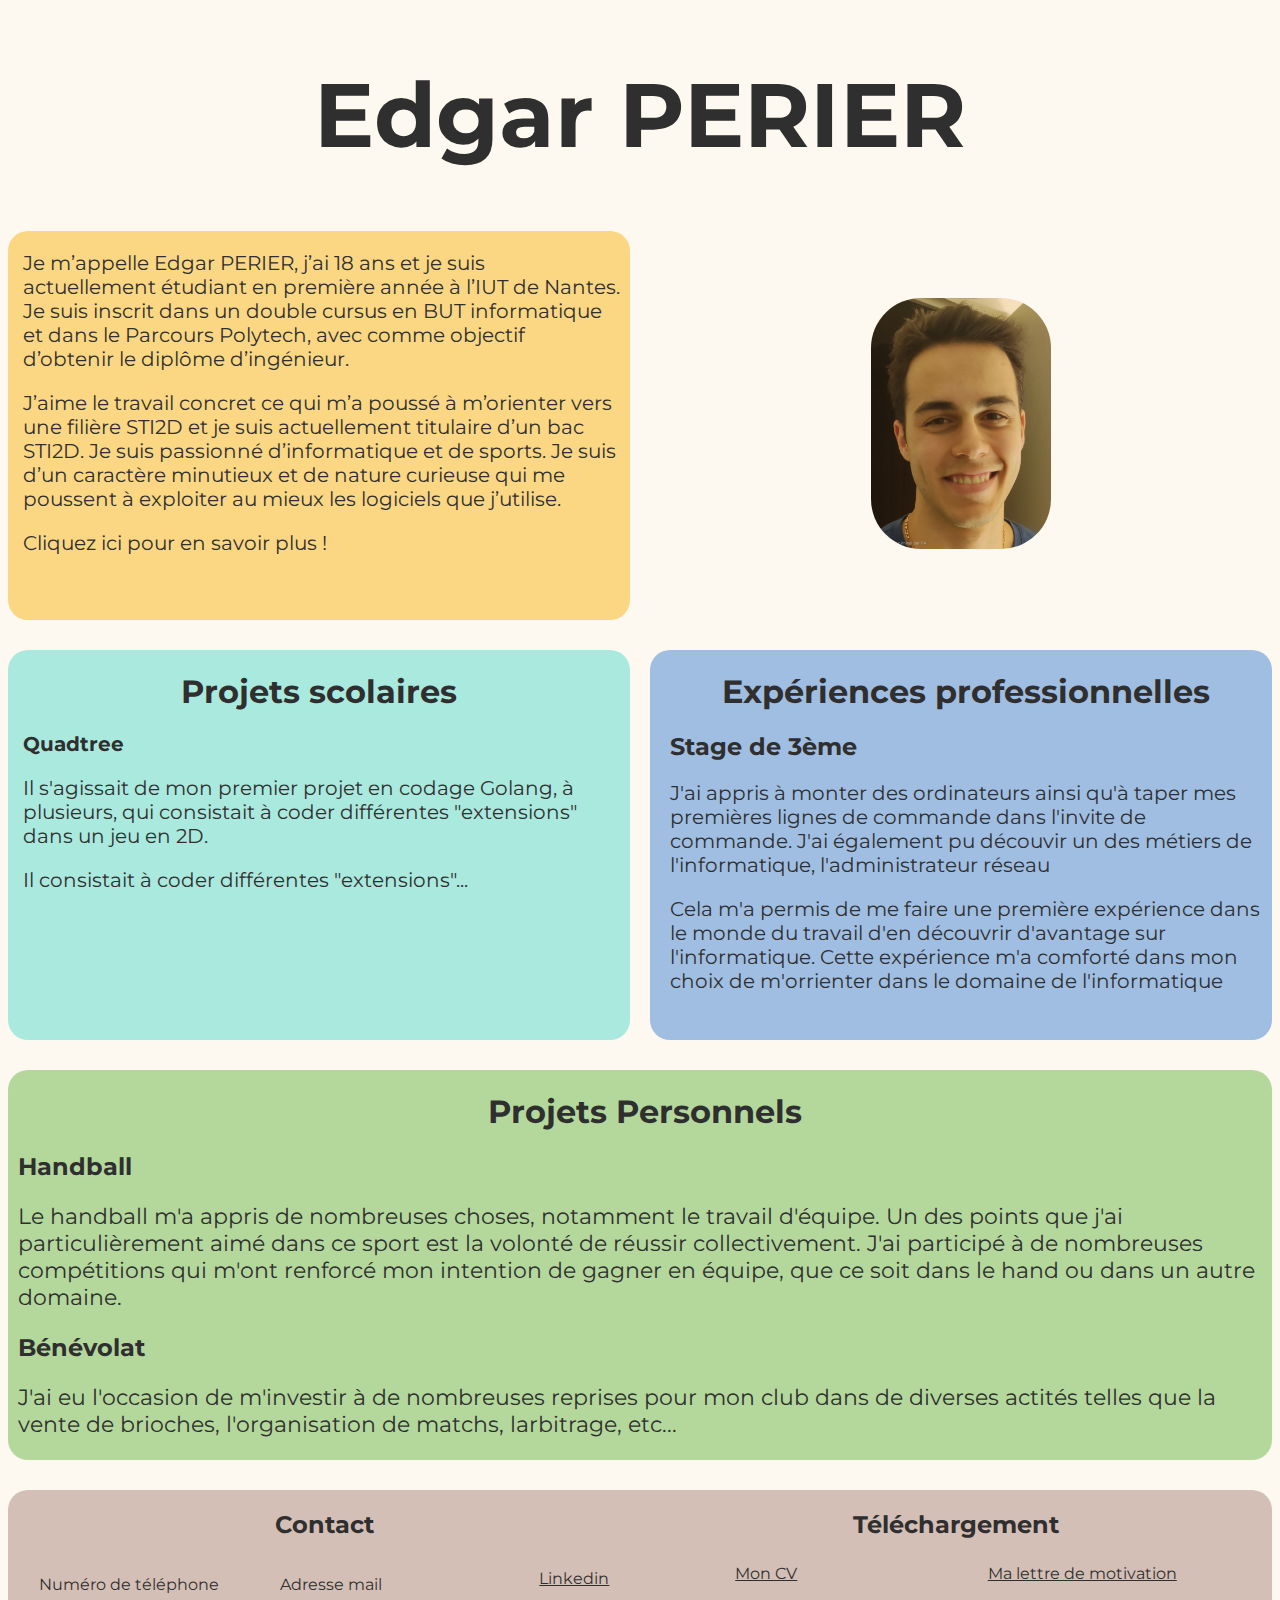
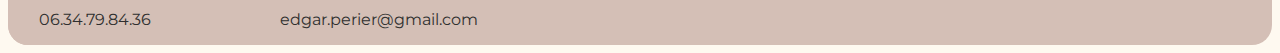
<file: index.html>
<!DOCTYPE html>
<html lang="fr">
    <head>
        <meta charset="utf-8">
        <link rel="stylesheet" href="./portefolio.css">
        <!-- Pour les MediasQueries -->
        <meta name="viewport" content="width=device-width, initial-scale=1.0">
        <title>Portfolio Edgar PERIER</title>


        <link rel="preconnect" href="https://fonts.gstatic.com" crossorigin>
        <link href="https://fonts.googleapis.com/css2?family=Montserrat:ital,wght@0,100..900;1,100..900&display=swap" rel="stylesheet">
    </head>

    <body>
        <header>
            <h1>Edgar PERIER</h1>
        </header>
        <div class="container">
            <a class="presentation_global" href="./page/presentation.html">
                <div class="presentation">
                    <p>Je m’appelle Edgar PERIER, j’ai 18 ans et je suis actuellement étudiant en première année à l’IUT 
                        de Nantes. Je suis inscrit dans un double cursus en BUT informatique et dans le Parcours Polytech, 
                        avec comme objectif d’obtenir le diplôme d’ingénieur.</p>
                        <p>J’aime le travail concret ce qui m’a poussé à 
                            m’orienter vers une filière STI2D et je suis actuellement titulaire d’un bac STI2D.
                            Je suis passionné d’informatique et de sports. 
                            Je suis d’un caractère minutieux et de nature curieuse qui me poussent à exploiter au mieux les 
                            logiciels que j’utilise.</p><span class="cliquez_ici"> Cliquez ici pour en savoir plus !</span>
                </div>
            </a>
            <div class="image"> 
                <img src="./image/edgar_perier.jpg" alt="Edgar PERIER">
            </div>
            <a class="projets_scolaires_global" href="./page/projets_scolaires.html">
                <div class="projets_scolaires">
                    <h1>Projets scolaires</h1>
                    <h2>Quadtree</h2>
                    <p>Il s'agissait de mon premier projet en codage Golang, à plusieurs, qui consistait à coder
                        différentes "extensions" dans un jeu en 2D.  </p>
                    <p>Il consistait à coder différentes "extensions"...</p>
                    
                </div>
            </a>

            <div class="experience_pro">
                <h1>Expériences professionnelles</h1>
                <h2>Stage de 3ème</h2>
                <p>J'ai appris à monter des ordinateurs ainsi qu'à taper mes premières lignes de commande dans l'invite de commande. J'ai également pu découvir un des métiers de l'informatique, l'administrateur réseau</p>
                <p>Cela m'a permis de me faire une première expérience dans le monde du travail d'en découvrir d'avantage sur l'informatique. Cette expérience m'a comforté dans mon choix de m'orrienter dans le domaine de l'informatique</p>
            </div>

            <div class="projets_perso">
                <h1>Projets Personnels</h1>
                <h2>Handball</h2>
                <p>Le handball m'a appris de nombreuses choses, notamment le travail d'équipe. Un des points que j'ai particulièrement aimé dans ce sport est la volonté de réussir collectivement. J'ai participé à de nombreuses compétitions qui m'ont renforcé mon intention de gagner en équipe, que ce soit dans le hand ou dans un autre domaine.</p>
                <h2>Bénévolat</h2>
                <p> J'ai eu l'occasion de m'investir à de nombreuses reprises pour mon club dans de diverses actités telles que la vente de brioches, l'organisation de matchs, larbitrage, etc...</p>
            </div>

        </div>

        <footer>
            <div class="mon_footer">
                <div class="contact_globale">
                    <h2>Contact</h2>
                    <div class="contact">
                        <div class="telephone">
                            <p>Numéro de téléphone</p>
                            <p>06.34.79.84.36</p>
                        </div>
        
                        <div class="adresse_mail">
                            <p>Adresse mail</p>
                            <p>edgar.perier@gmail.com</p>
                        </div>
        
                        <div class="linkedin">
                            <a class="liens" href="https://www.linkedin.com/in/edgar-perier-850352363/">Linkedin</a>
                        </div>
                    </div>
                </div>
    
                <div class="telechargement_globale">
                    <h2>Téléchargement</h2>
                    <div class="telechargement">
                        <a class="liens" href="./cv_lettre_motivation/Edgar PÉRIER CV. Dec 2024pdf.pdf.pdf">Mon CV</a>
                        <a class="liens" href="./cv_lettre_motivation/lettre_de_motivation_edgar_perier.pdf">Ma lettre de motivation</a>
                    </div>
                </div>
            </div>
        </footer>

    </body>
</html>
</file>
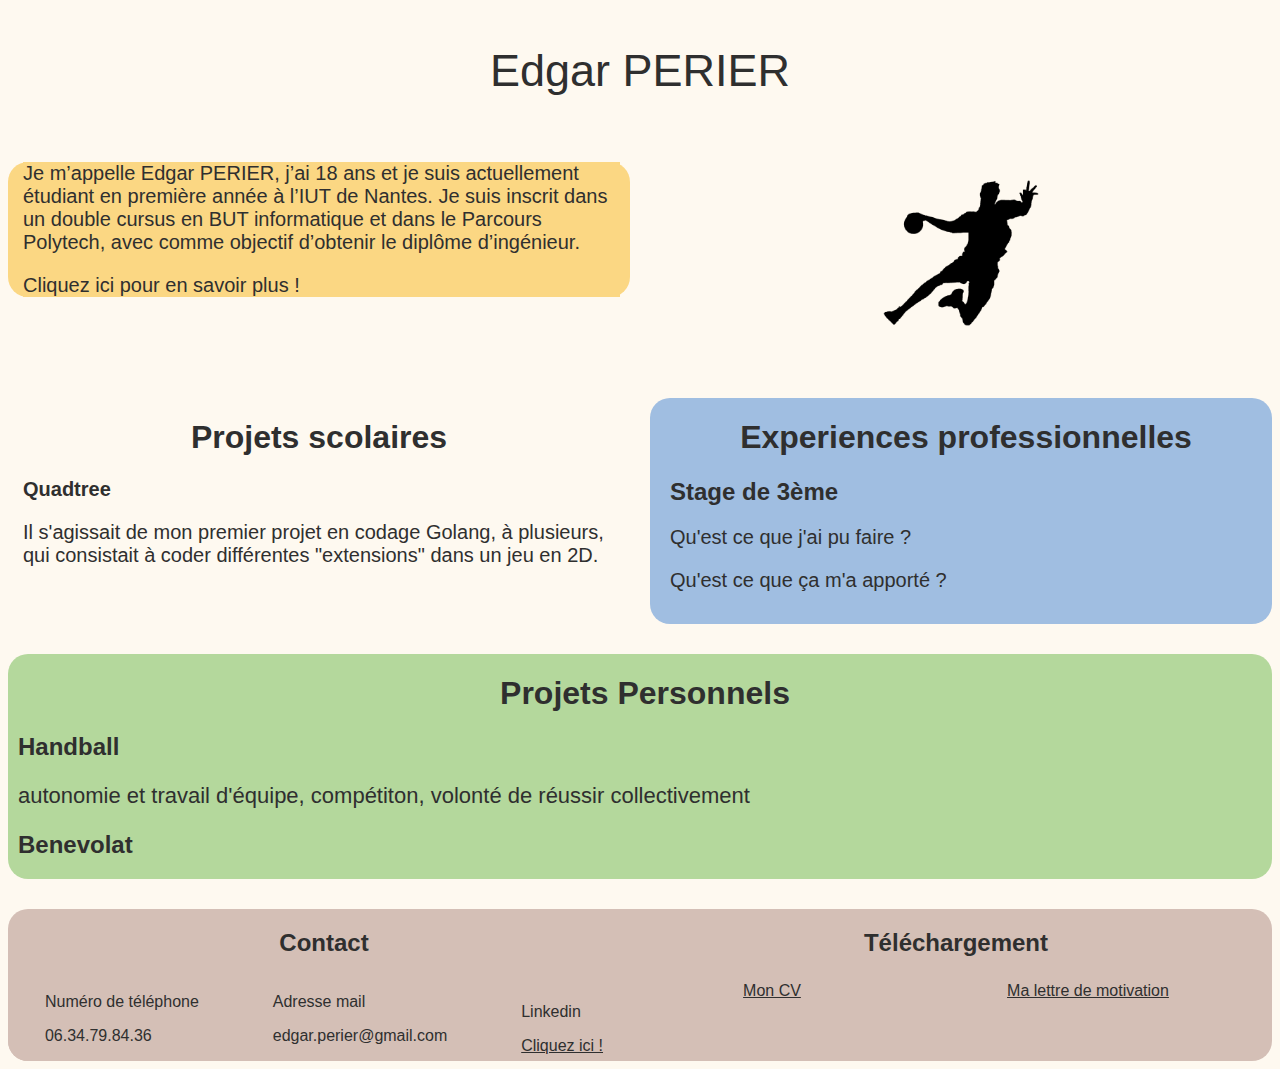
<file: portefolio.html>
<!DOCTYPE html>
<html lang="fr">
    <head>
        <meta charset="utf-8">
        <link rel="stylesheet" href="./portefolio.css">
        <title>Portefolio Edgar PERIER</title>
    </head>

    <body>
        <header>
            <p>Edgar PERIER</p>
        </header>
        <div class="container">
            <a href="./presentation.html">
                <div class="presentation">
                    <p>Je m’appelle Edgar PERIER, j’ai 18 ans et je suis actuellement étudiant en première année à l’IUT 
                        de Nantes. Je suis inscrit dans un double cursus en BUT informatique et dans le Parcours Polytech, 
                        avec comme objectif d’obtenir le diplôme d’ingénieur.</p><p> Cliquez ici pour en savoir plus !</p>
                </div>
            </a>
            <div class="image"> 
                <img src="./image/handballeur.png" alt="Edgar PERIER">
            </div>
            <a href="./projets_scolaires.html">
                <div class="projets_scolaires">
                    <h1>Projets scolaires</h1>
                    <h2>Quadtree</h2>
                    <p>Il s'agissait de mon premier projet en codage Golang, à plusieurs, qui consistait à coder
                        différentes "extensions" dans un jeu en 2D.  </p>

                    
                </div>
            </a>

            <div class="experience_pro">
                <h1>Experiences professionnelles</h1>
                <h2>Stage de 3ème</h2>
                <p>Qu'est ce que j'ai pu faire ?</p>
                <p>Qu'est ce que ça m'a apporté ?</p>
            </div>

            <div class="projets_perso">
                <h1>Projets Personnels</h1>
                <h2>Handball</h2>
                <p>autonomie et travail d'équipe, compétiton, volonté de réussir collectivement</p>
                <h2>Benevolat</h2>
            </div>

        </div>

        <footer>
            <div class="mon_footer">
                <div class="contact_globale">
                    <h2>Contact</h2>
                    <div class="contact">
                        <div class="telephone">
                            <p>Numéro de téléphone</p>
                            <p>06.34.79.84.36</p>
                        </div>
        
                        <div class="adresse_mail">
                            <p>Adresse mail</p>
                            <p>edgar.perier@gmail.com</p>
                        </div>
        
                        <div class="linkedin">
                            <p>Linkedin</p>
                            <a class="liens" href="https://fr.linkedin.com/">Cliquez ici !</a>
                        </div>
                    </div>
                </div>
    
                <div class="telechargement_globale">
                    <h2>Téléchargement</h2>
                    <div class="telechargement">
                        <a class="liens" href="./cv_lettre_motivation/Edgar PÉRIER CV. Dec 2024pdf.pdf.pdf">Mon CV</a>
                        <a class="liens" href="https://google.com">Ma lettre de motivation</a>
                    </div>
                </div>
            </div>
        </footer>

    </body>
</html>
</file>
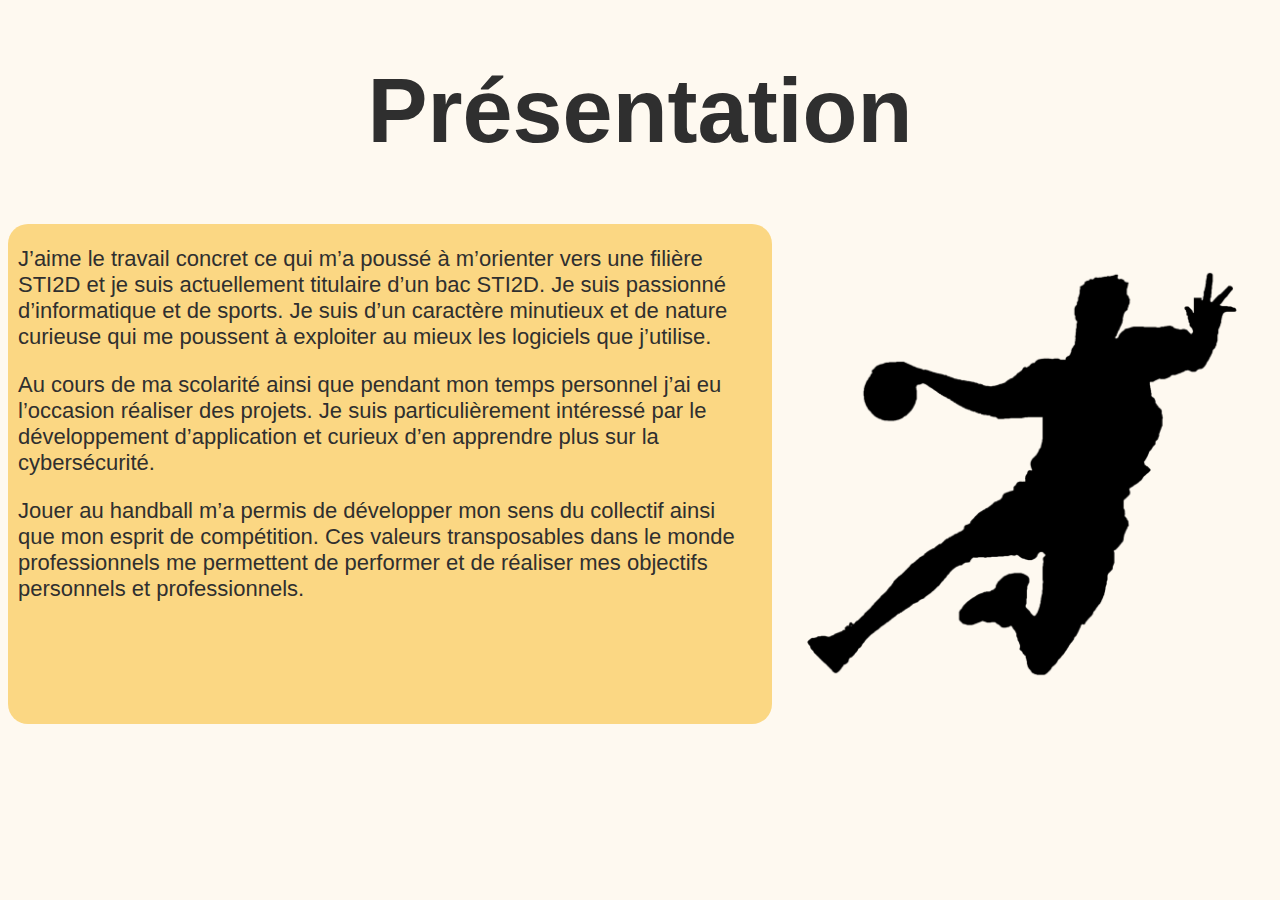
<file: presentation.html>
<!DOCTYPE html>
<html lang="fr">
    <head>
        <meta charset="utf-8">
        <link rel="stylesheet" href="./portefolio.css">
        <title>Présentation</title>
    </head>
    <body class="page_presentation">
        <header>
            <h1>Présentation</h1>
        </header>
        <div class="presentation_global">
            <div class="presentation_texte">
                <p>J’aime le travail concret ce qui m’a poussé à 
                    m’orienter vers une filière STI2D et je suis actuellement titulaire d’un bac STI2D.
                    Je suis passionné d’informatique et de sports. 
                    Je suis d’un caractère minutieux et de nature curieuse qui me poussent à exploiter au mieux les 
                    logiciels que j’utilise.<p>Au cours de ma scolarité ainsi que pendant mon temps personnel j’ai eu 
                    l’occasion réaliser des projets. Je suis particulièrement intéressé par le développement d’application 
                    et curieux d’en apprendre plus sur la cybersécurité.</p> 
                    Jouer au handball m’a permis de développer mon sens du collectif ainsi que mon esprit de 
                    compétition. Ces valeurs transposables dans le monde professionnels me permettent de performer et 
                    de réaliser mes objectifs personnels et professionnels.</p>
            </div>
            <img class="image_edgar" src="./image/handballeur.png" alt="Edgar PERIER"> 
        </div>

        <footer>

        </footer>
    </body>
</html>
</file>
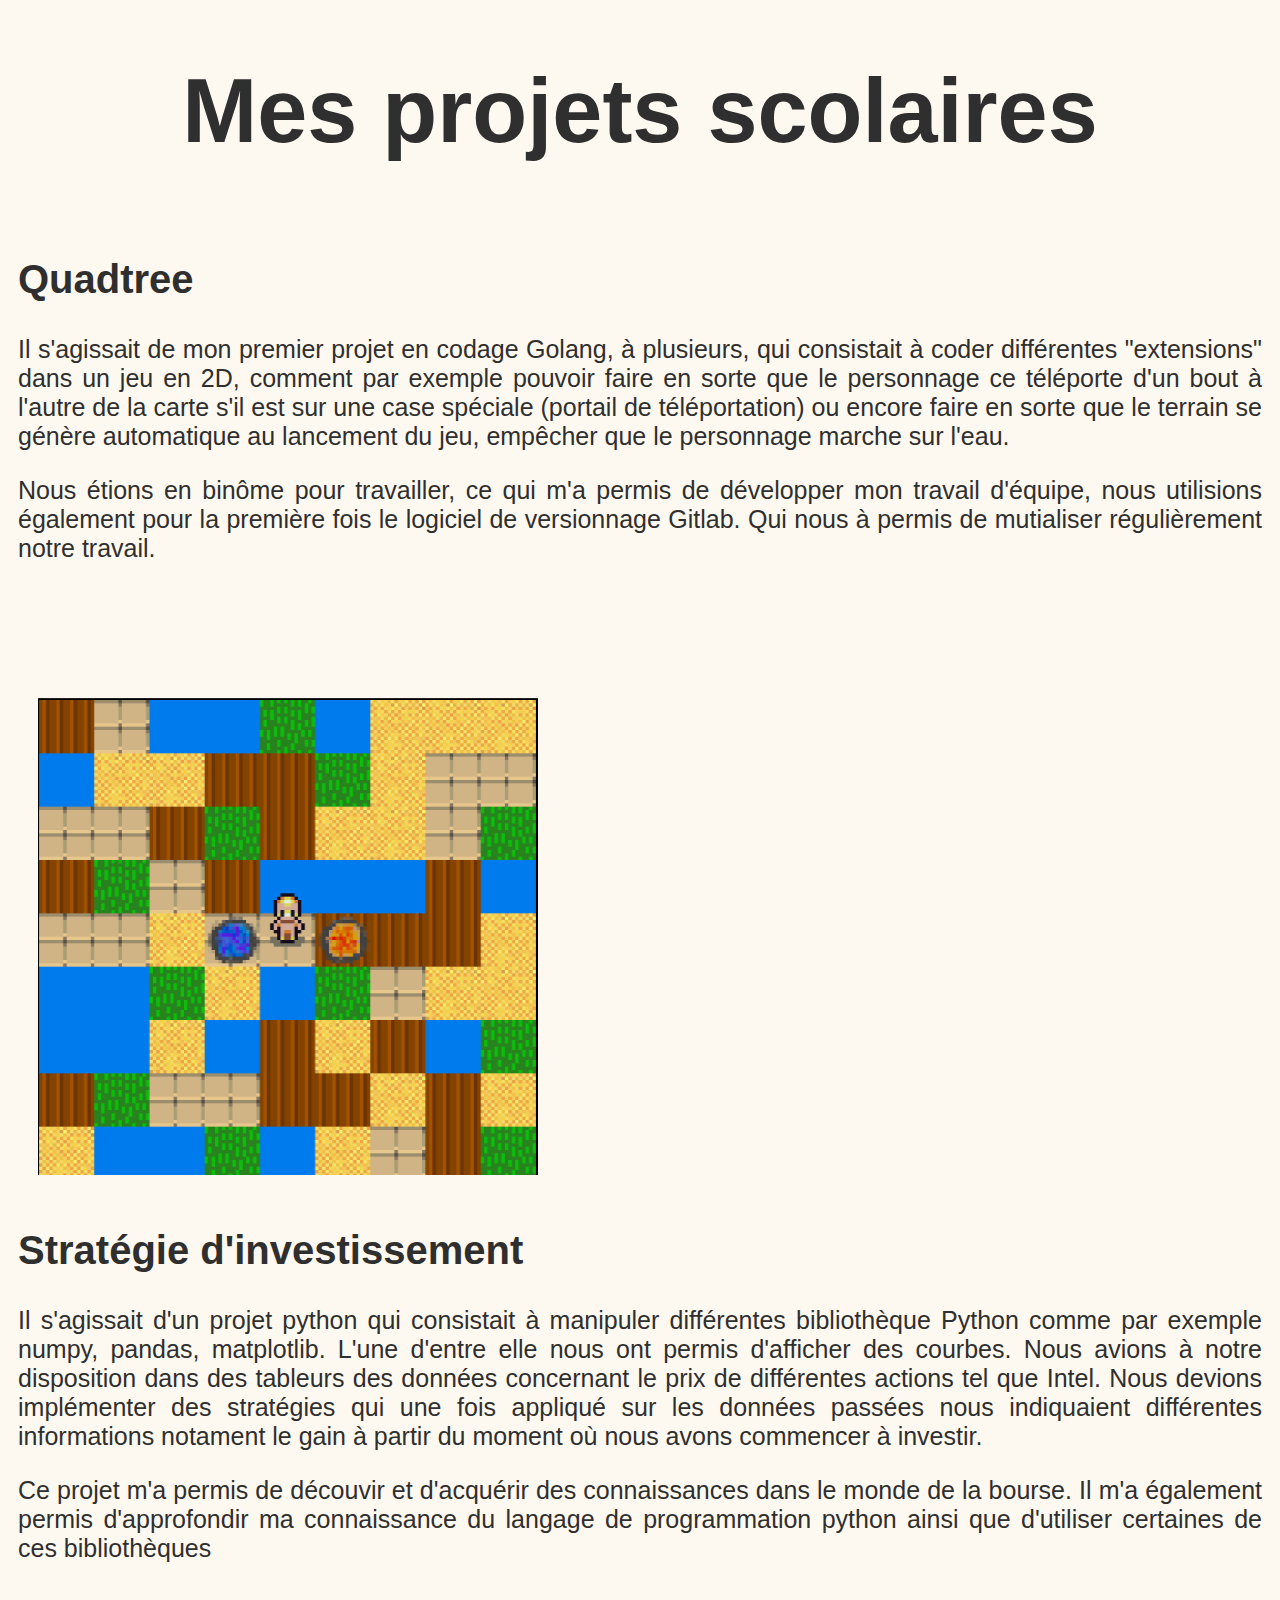
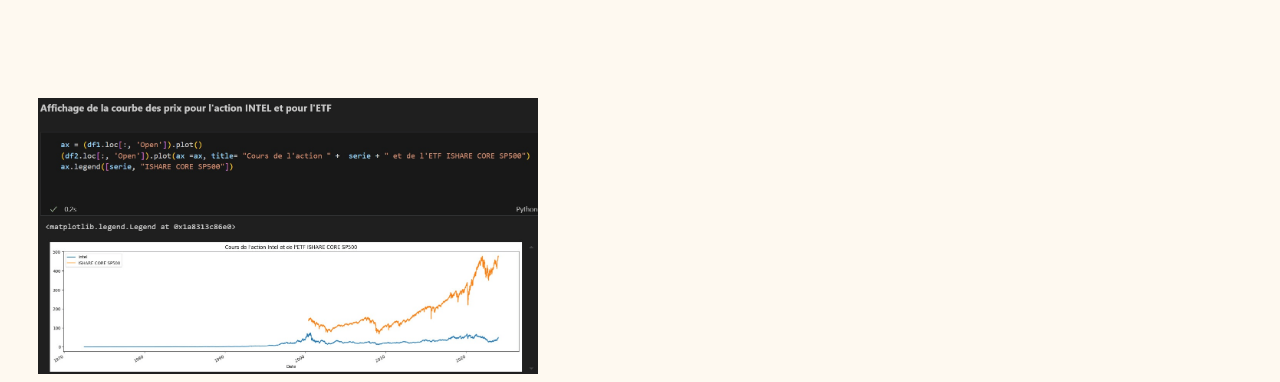
<file: projets_scolaires.html>
<!DOCTYPE html>
<html lang="fr">
    <head>
        <meta charset="utf-8">
        <link rel="stylesheet" href="./portefolio.css">
        <title>projets_scolaires</title>
    </head>
    <body>
        <header>
            <h1>Mes projets scolaires</h1>
        </header>

        <div class="projet_global_quadtree">
            <div class="projet_quadtree">
            <h2>Quadtree</h2>
            <p>Il s'agissait de mon premier projet en codage Golang, à plusieurs, qui consistait à coder
                différentes "extensions" dans un jeu en 2D, comment par exemple pouvoir faire
                en sorte que le personnage ce téléporte d'un bout à l'autre de la carte s'il
                est sur une case spéciale (portail de téléportation) ou encore faire en sorte 
                que le terrain se génère automatique au lancement du jeu, empêcher que le personnage
                marche sur l'eau. </p>
            <p>Nous étions en binôme pour travailler, ce qui m'a permis de développer
                mon travail d'équipe, nous utilisions également pour la première fois 
                le logiciel de versionnage Gitlab. Qui nous à permis de mutialiser régulièrement notre travail.  </p>
            </div>
            <img class="image_quadtree" src="./image/projet_quadtree.png" alt="Quadtree">
        </div>

        <div class="projet_global_polytech">
            <div class="projet_polytech">
            <h2>Stratégie d'investissement</h2>
            <p>Il s'agissait d'un projet python qui consistait à manipuler différentes bibliothèque Python comme par exemple numpy, pandas, matplotlib.
                L'une d'entre elle nous ont permis d'afficher des courbes. Nous avions à notre disposition dans des tableurs des données concernant le prix
                de différentes actions tel que Intel. Nous devions implémenter des stratégies qui une fois appliqué sur les données passées nous indiquaient différentes
                informations notament le gain à partir du moment où nous avons commencer à investir.</p>
            
            <p>Ce projet m'a permis de découvir et d'acquérir des connaissances dans le monde de la bourse. Il m'a également permis d'approfondir ma connaissance du langage
                de programmation python ainsi que d'utiliser certaines de ces bibliothèques </p>
            </div>
            <img class="image_strategies_investissements" src="./image/strategie_investissement.png" alt="stratégies investissements">
        </div>

        <footer>

        </footer>
    </body>
</html>
</file>
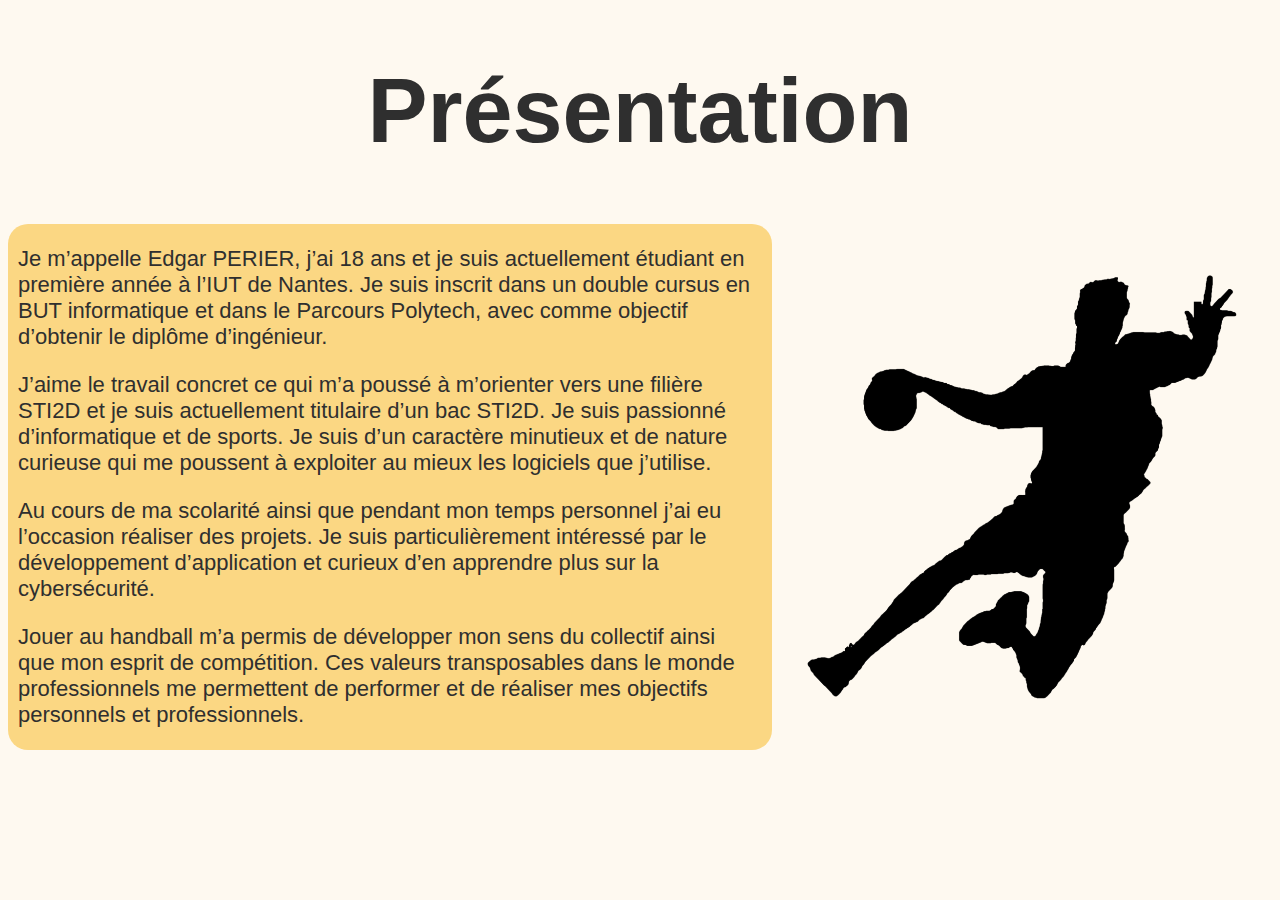
<file: page/presentation.html>
<!DOCTYPE html>
<html lang="fr">
    <head>
        <meta charset="utf-8">
        <link rel="stylesheet" href="../portefolio.css">
        <title>Présentation</title>
    </head>
    <body class="page_presentation">
        <header>
            <a class="link2" href="../index.html"><h1 class="gros_titre">Présentation</h1></a>
        </header>
        <div class="presentation_global">
            <div class="presentation_texte">
                <p>Je m’appelle Edgar PERIER, j’ai 18 ans et je suis actuellement étudiant en première année à l’IUT 
                    de Nantes. Je suis inscrit dans un double cursus en BUT informatique et dans le Parcours Polytech, 
                    avec comme objectif d’obtenir le diplôme d’ingénieur.</p>
                <p>J’aime le travail concret ce qui m’a poussé à 
                    m’orienter vers une filière STI2D et je suis actuellement titulaire d’un bac STI2D.
                    Je suis passionné d’informatique et de sports. 
                    Je suis d’un caractère minutieux et de nature curieuse qui me poussent à exploiter au mieux les 
                    logiciels que j’utilise.<p>Au cours de ma scolarité ainsi que pendant mon temps personnel j’ai eu 
                    l’occasion réaliser des projets. Je suis particulièrement intéressé par le développement d’application 
                    et curieux d’en apprendre plus sur la cybersécurité.</p> 
                    Jouer au handball m’a permis de développer mon sens du collectif ainsi que mon esprit de 
                    compétition. Ces valeurs transposables dans le monde professionnels me permettent de performer et 
                    de réaliser mes objectifs personnels et professionnels.</p>
            </div>
            <img class="image_edgar" src="../image/handballeur.png" alt="Edgar PERIER"> 
        </div>

        <footer>

        </footer>
    </body>
</html>
</file>
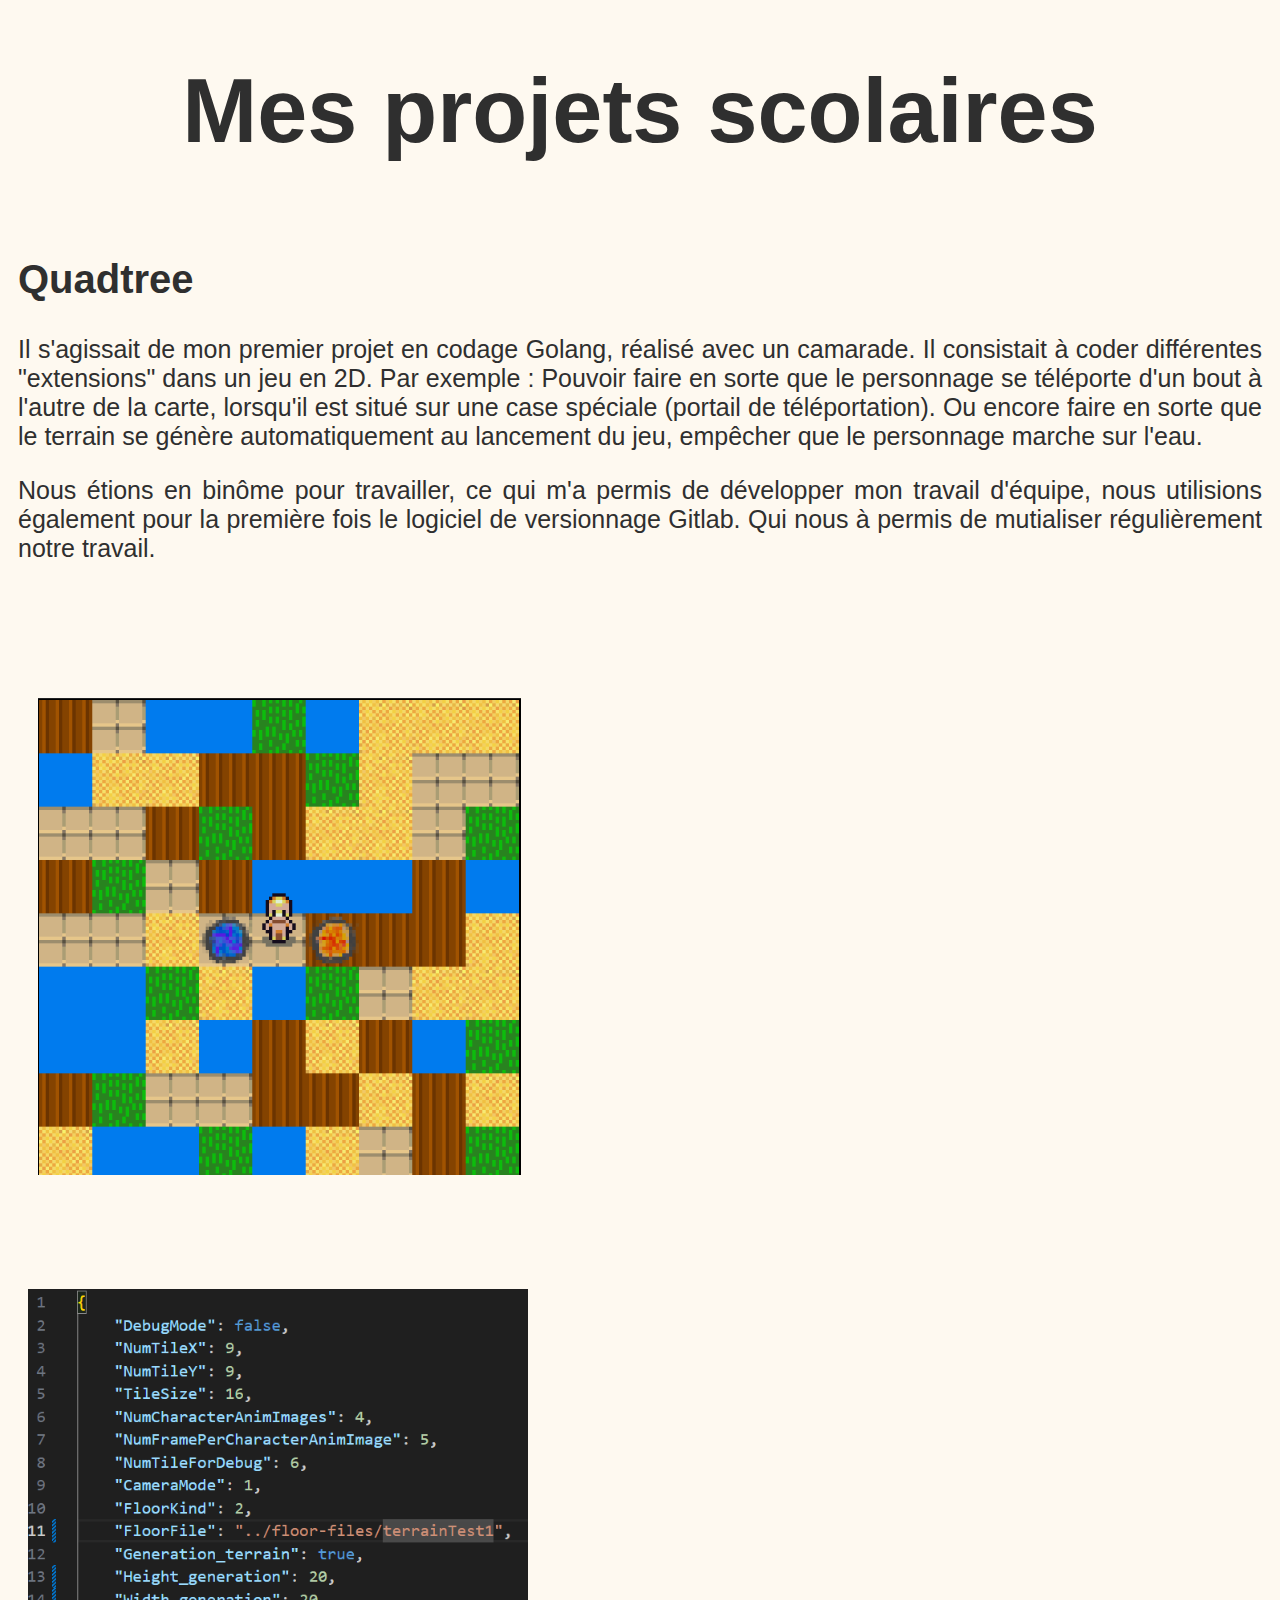
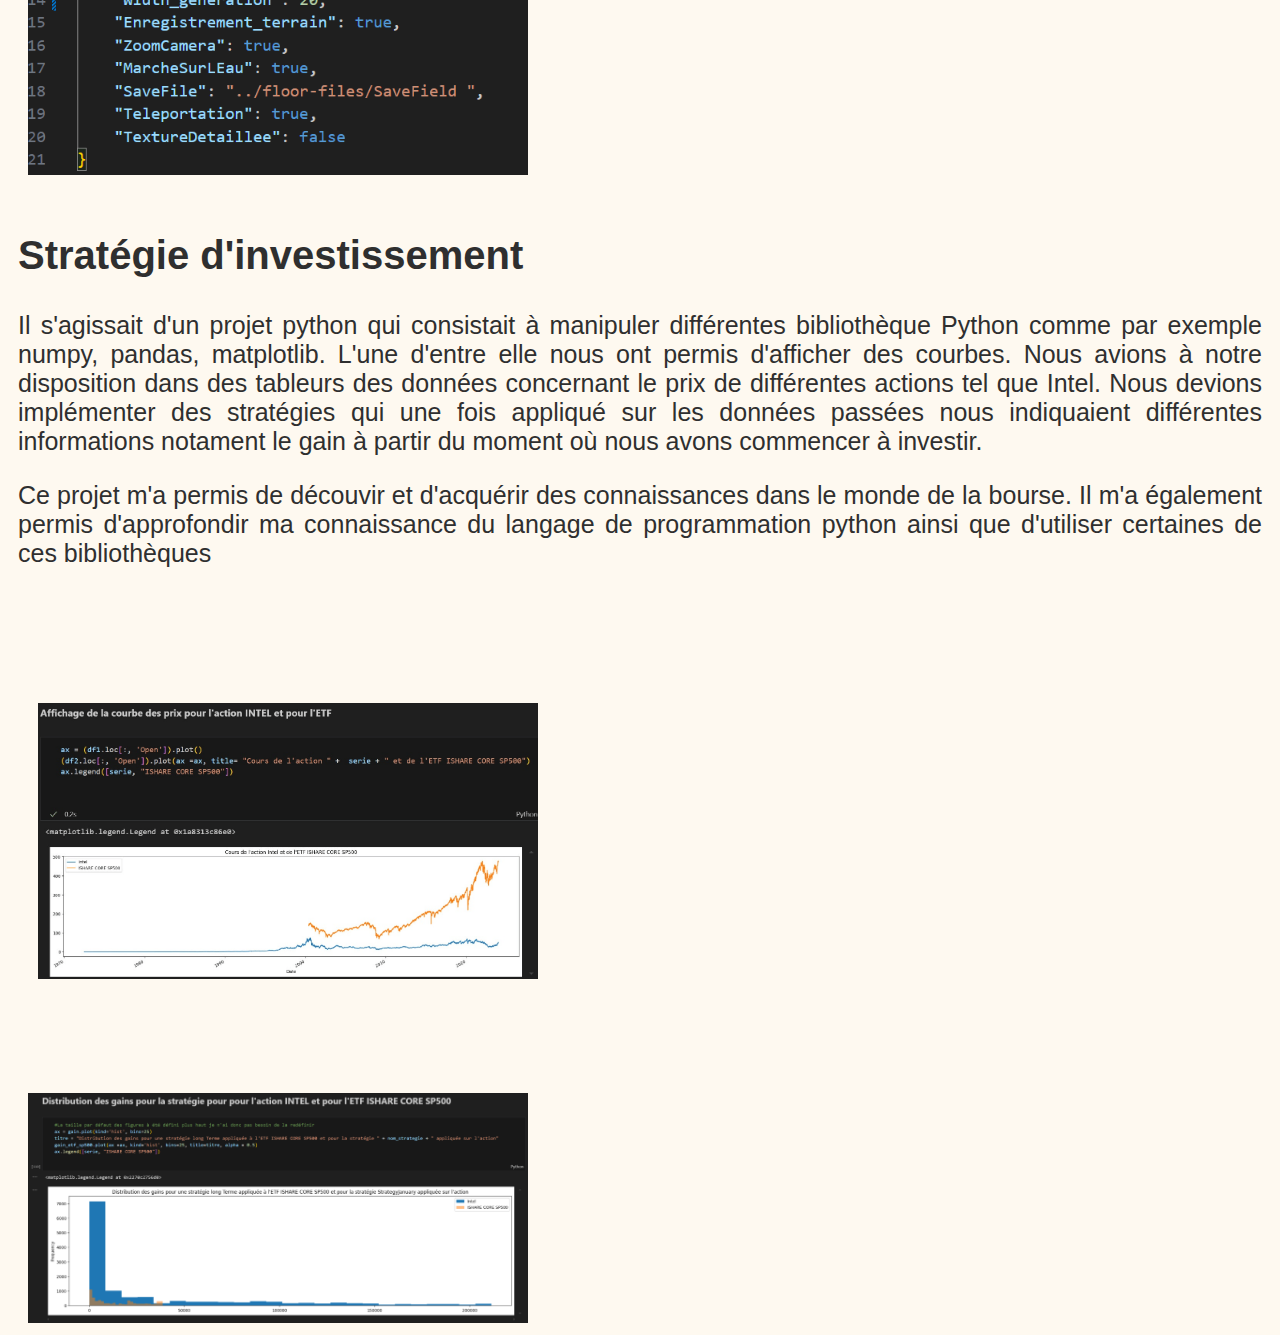
<file: page/projets_scolaires.html>
<!DOCTYPE html>
<html lang="fr">
    <head>
        <meta charset="utf-8">
        <link rel="stylesheet" href="../portefolio.css">
        <title>projets_scolaires</title>
    </head>
    <body>
        <header>
            <h1>Mes projets scolaires</h1>
        </header>

        <div class="projet_global_quadtree">
            <div class="projet_quadtree">
                <h2>Quadtree</h2>
                <p>Il s'agissait de mon premier projet en codage Golang, réalisé avec un camarade. Il consistait à coder
                    différentes "extensions" dans un jeu en 2D. Par exemple : Pouvoir faire
                    en sorte que le personnage se téléporte d'un bout à l'autre de la carte, lorsqu'il
                    est situé sur une case spéciale (portail de téléportation). Ou encore faire en sorte 
                    que le terrain se génère automatiquement au lancement du jeu, empêcher que le personnage
                    marche sur l'eau. </p>
                <p>Nous étions en binôme pour travailler, ce qui m'a permis de développer
                    mon travail d'équipe, nous utilisions également pour la première fois 
                    le logiciel de versionnage Gitlab. Qui nous à permis de mutialiser régulièrement notre travail.  </p>
            </div>
            <a href="../image//projet_quadtree.png">
                <img class="image_quadtree" src="../image/projet_quadtree.png" alt="Quadtree">
            </a>
            <a href="../image/projet_quadtree2.png">
                <img class="image_quadtree2" src="../image/projet_quadtree2.png" alt="QUadtree 2">
            </a>
            
        </div>

        <div class="projet_global_polytech">
            <div class="projet_polytech">
            <h2>Stratégie d'investissement</h2>
            <p>Il s'agissait d'un projet python qui consistait à manipuler différentes bibliothèque Python comme par exemple numpy, pandas, matplotlib.
                L'une d'entre elle nous ont permis d'afficher des courbes. Nous avions à notre disposition dans des tableurs des données concernant le prix
                de différentes actions tel que Intel. Nous devions implémenter des stratégies qui une fois appliqué sur les données passées nous indiquaient différentes
                informations notament le gain à partir du moment où nous avons commencer à investir.</p>
            
            <p>Ce projet m'a permis de découvir et d'acquérir des connaissances dans le monde de la bourse. Il m'a également permis d'approfondir ma connaissance du langage
                de programmation python ainsi que d'utiliser certaines de ces bibliothèques </p>
            </div>
            <a href="../image/strategie_investissement.png">
                <img class="image_strategies_investissements" src="../image/strategie_investissement.png" alt="stratégies investissements">
            </a>
            <a href="../image/strategie_investissement2.png">
                <img class="image_strategies_investissements2" src="../image/strategie_investissement2.png" alt="stratégies investissement 2">
            </a>
            
        </div>

        <footer>

        </footer>
    </body>
</html>
</file>
<file: portefolio.css>
* {
    /* background-color: gray; */
    background-color: rgb(254, 249, 240);
    color: rgb(47, 47, 47);
    font-family: 'Montserrat', 'Geneva', Tahoma, sans-serif;
}

header {
    font-size: 45px;
    margin-top: 15px;
    color: rgb(47, 47, 47);
    text-align: center;
}
.link2{
    text-decoration: none;
}  

.gros_titre:hover {
    font-size: 100px;
}

.container {
    display: grid;
    grid-template-columns: repeat(2, 1fr);
    grid-template-rows: repeat(3, 1fr);
    gap: 30px 20px;
    
}

.container a {
    color : inherit;
    text-decoration: none;
}


.presentation {
    background-color: rgb(251, 215, 131);
    grid-column: 1 / 2;
    grid-row: 1 / 2;
    padding-left: 15px;
    padding-right: 10px;
    border-radius: 20px 20px 20px 20px;
}

/* Cible le conteneur image */
.image {
    grid-column: 2 / 3 ;
    grid-row: 1 / 2 ;
    text-align: center;
    align-content: center;
}

.projets_scolaires_global {
    background-color: rgb(170, 233, 222);
    border-radius: 20px 20px 20px 20px;
}

.projets_scolaires {
    grid-column: 1 / 2;
    grid-row: 2 / 3;
}

.experience_pro {
    background-color: rgb(160, 190, 225);
    grid-column: 2 / 3;
    grid-row:  2 / 3;
    border-radius: 20px 20px 20px 20px;
    padding-left: 10px;
}

.projets_perso {
    background-color: rgb(180, 216, 156);
    grid-column: 1 / -1;
    grid-row: 3 / 4;
    border-radius: 20px 20px 20px 20px;
}

.projets_perso p{
    font-size: 22px;
}

.projets_perso * {
    background-color: inherit;
    padding-left: 10px;
}

h1 {
    text-align: center;
}
/* Cible l'image */
div.image img {
    max-width: 180px;
    max-height: auto;
    border-radius: 50px;
}

/* Cible la balise texte de présentation */
div.presentation  p{
    font-size: 20px;
}
/* Cible tous ce qui a en dessous de projets scolaire sauf le titre h1 */
.projets_scolaires  h2, .projets_scolaires  p {
    padding-left: 15px;
    font-size: 20px;
}

.experience_pro p, .experience_pro > h2{
    padding-left: 10px
}

.experience_pro p {
    font-size: 20px;
}

.contact {
    display: flex;
    justify-content: space-around;
    background-color: inherit;
    border-radius: 0px 0px 0px 20px;
}

.contact p {
    background-color: inherit;
}

.adresse_mail, .linkedin, .telephone {
    background-color: rgb(212, 191, 182);
}

.linkedin {
    padding-top: 10px;
}


.contact_globale {
    border-radius: 20px 0px 0px 20px;
}


.contact_globale > h2 {
    text-align: center;
    background-color: inherit;
}

.telechargement {
    display: flex;
    justify-content: space-around;
    background-color: inherit;
    padding-top: 5px;
}

.telechargement_globale {
    border-radius: 0px 20px 20px 0px;
}

.telechargement_globale > h2 {
    text-align: center;
    background-color: inherit;
}

.telechargement a {
    background-color: inherit;
}
.mon_footer {
    display: flex;
    justify-content: space-around;
    margin-top: 30px;
}

.image_quadtree, .image_quadtree2, .image_strategies_investissements, .image_strategies_investissements2 {
    padding-top: 100px;
}
.contact_globale, .telechargement_globale {
    flex: 1; /* Chaque div occupe une largeur égale */
    background-color: rgb(212, 191, 182);
}

 .cliquez_ici {
    font-size: 20px
 }
.presentation  p, .projets_scolaires  h1, .projets_scolaires h2, .projets_scolaires p, .experience_pro  h1, .experience_pro h2, .experience_pro p, .projets_scolaires, .cliquez_ici {
    background-color: inherit;
}
.presentation:hover, /*.experience_pro:hover,*/ .projets_scolaires_global:hover {
    background-color: rgb(255, 224, 159);
}

.liens {
    text-decoration: none;
    color: rgb(47, 47, 47);
    text-decoration: underline;
    background-color: inherit;
}

@media screen and (max-width: 1075px) {
    .mon_footer {
        display: flex;
        flex-direction: column;
        align-items: center;
        gap: 20px;
        text-align: center;
        background-color: rgb(212, 191, 182);
        border-radius: 20px 20px 20px 20px;
        padding-bottom: 18px;
    }

    .contact,
    .telechargement {
        flex-direction: column; /* Change la disposition interne */
        gap: 10px;
    }
}

@media screen and (max-width: 1650px) {
        /* Page projets scolaires */

        .projet_global_quadtree {
            display: flex;
            flex-direction: column;
            gap: 10px;            
        }
    
        .projet_global_polytech {
            display: flex;
            flex-direction: column;
            gap: 10px;
        }
}

@media screen and (max-width : 995px){
    .presentation_global {
        display: flex;
        flex-direction: column;
    }
    
}
                        /* Présentation */
/*---------------------------------------------------------------------------*/

.presentation_global {
    display: flex;
    flex-wrap: wrap;
}

.presentation_texte {
    padding-left: 10px;
    font-size: 22px;
    background-color: rgb(251, 215, 131);
    padding: 0 15px 0 10px;
    border-radius: 20px 20px 20px 20px;
}

.presentation_texte p {
    background-color: inherit;
}

.presentation_texte, .image_edgar{
    flex: 1;
}

.image_edgar {
    max-width: 500px;
    max-height: auto;
}

                        /* Projets scolaire */
/*---------------------------------------------------------------------------*/
.projet_polytech h2, .projet_quadtree h2 {
    font-size: 40px;
}

.projet_quadtree p, .projet_polytech p {
    font-size: 25px;
    text-align: justify;
}
.image_quadtree {
    max-width: 500px;
    max-height: auto;
    padding-left: 10px;
    margin-left: 10px;
}

.image_quadtree2 {
    max-width: 500px;
    max-height: auto;
    padding-left: 10px;
}

.image_strategies_investissements {
    max-width: 500px;
    max-height: auto;
    padding-left: 10px;
    margin-left: 10px;
}

.image_strategies_investissements2{
    max-width: 500px;
    max-height: 300px;
    padding-left: 10px;
}

.projet_global_quadtree {
    display: flex;
    flex-wrap: wrap;
    padding-left: 10px;
    padding-right: 10px;
}

.projet_quadtree, .image_quadtree, .image_quadtree2{
    flex: 1;
}

.projet_global_polytech {
    display: flex;
    flex-wrap: wrap;
    padding : 20px 10px 0px 10px;
}

.projet_polytech, .image_strategies_investissements, .image_strategies_investissements2 {
    flex: 1;
}
</file>
